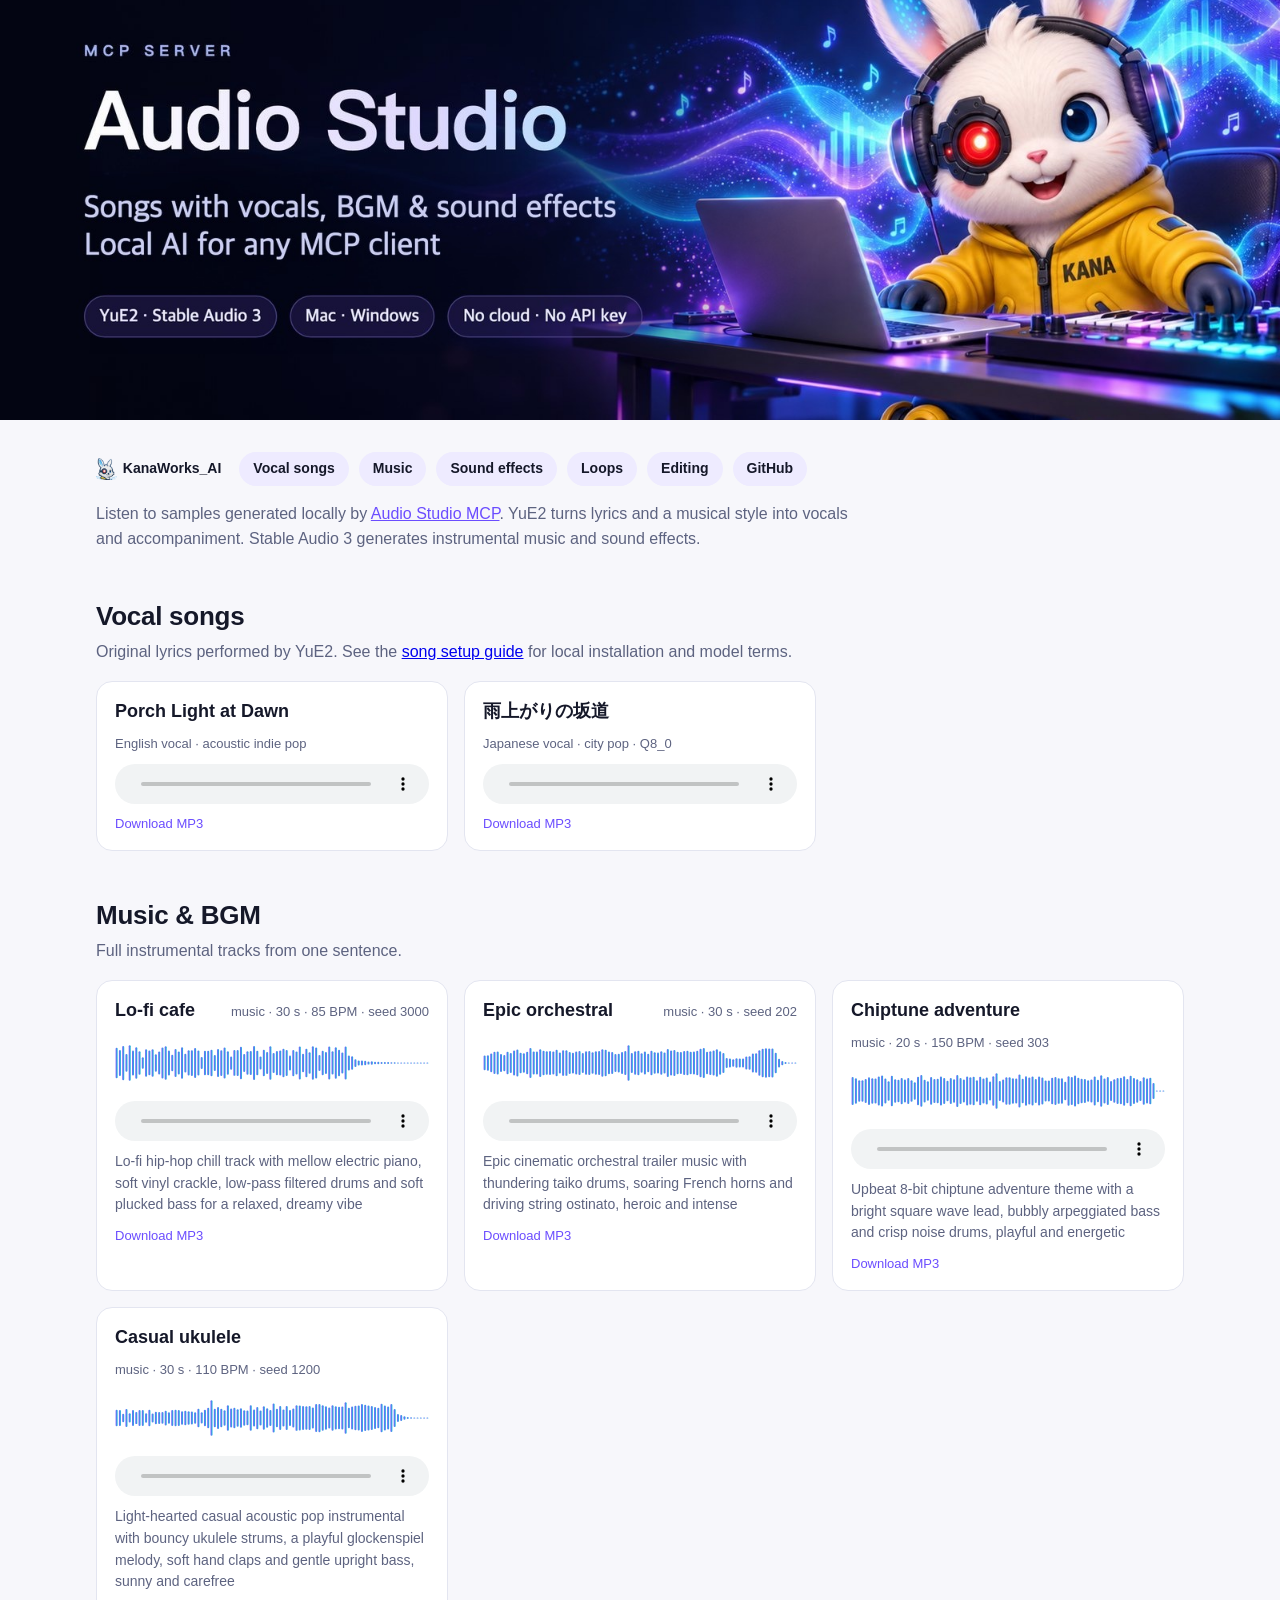
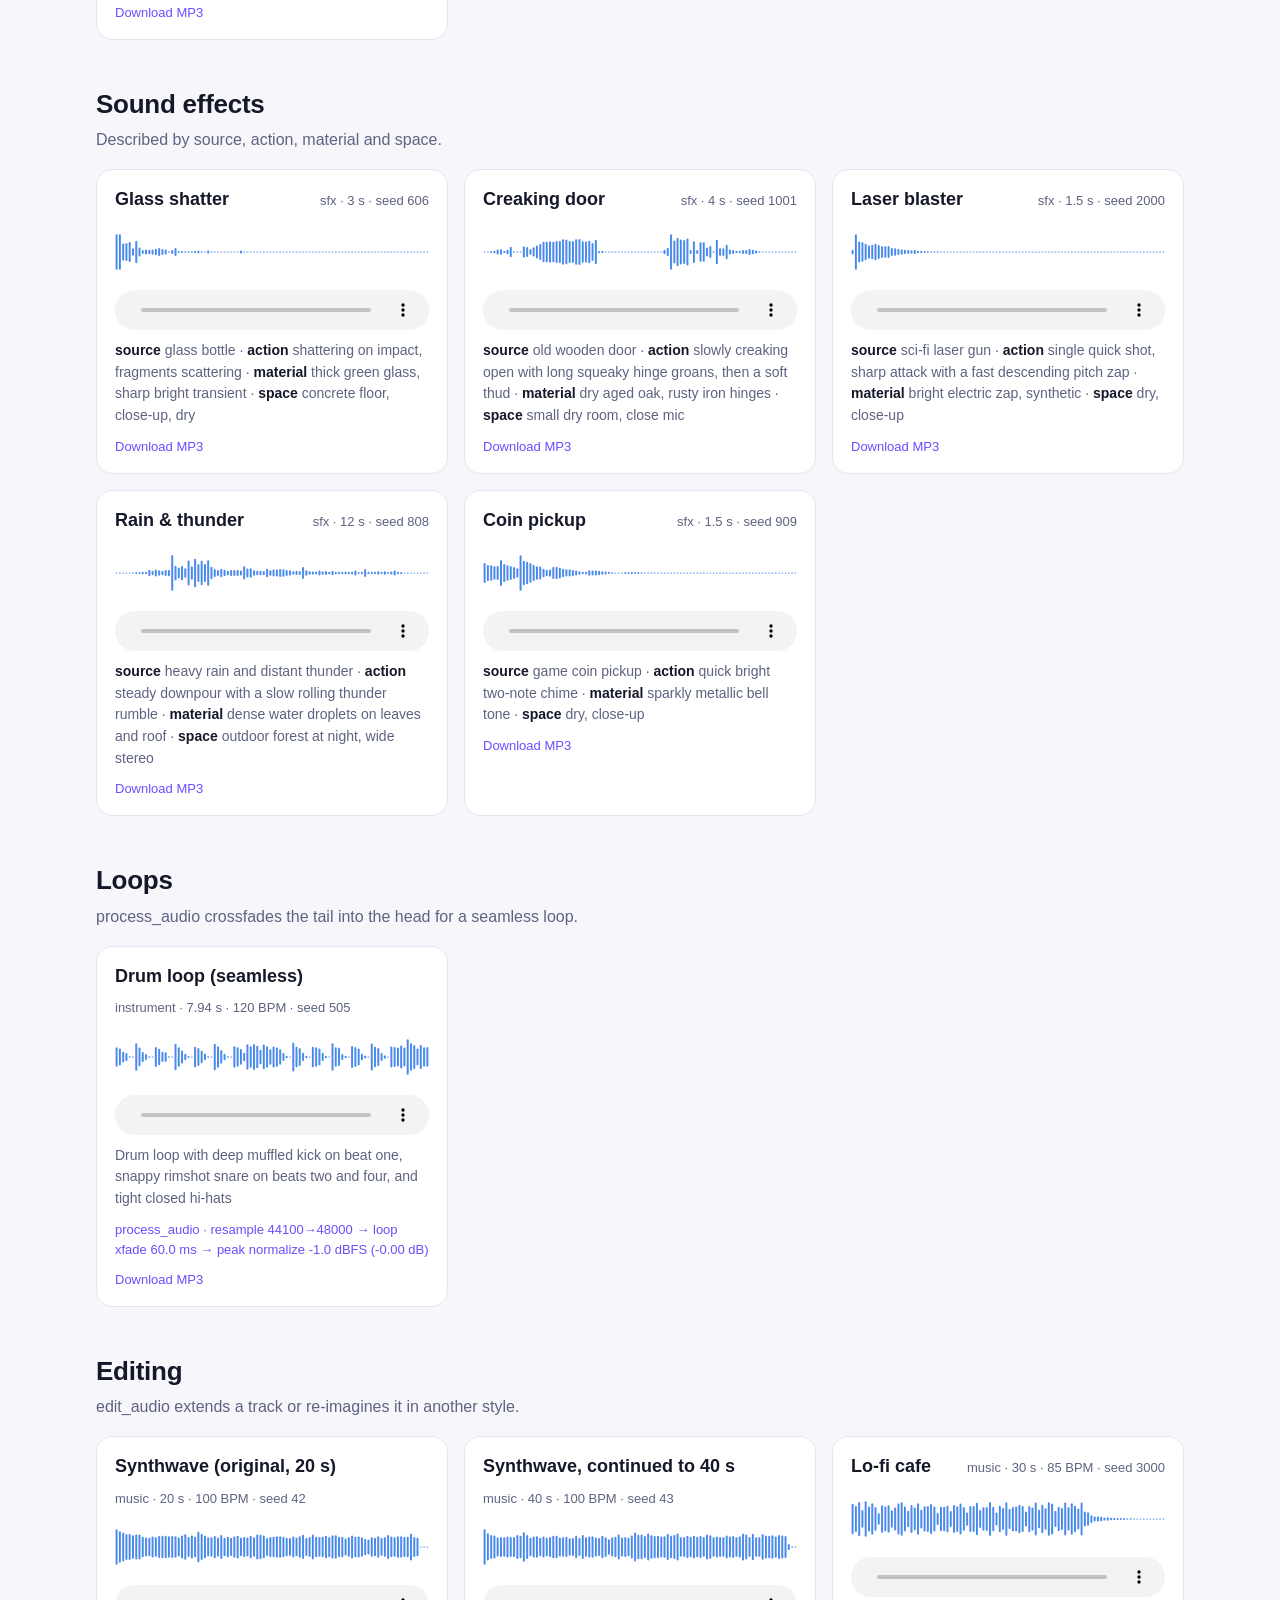
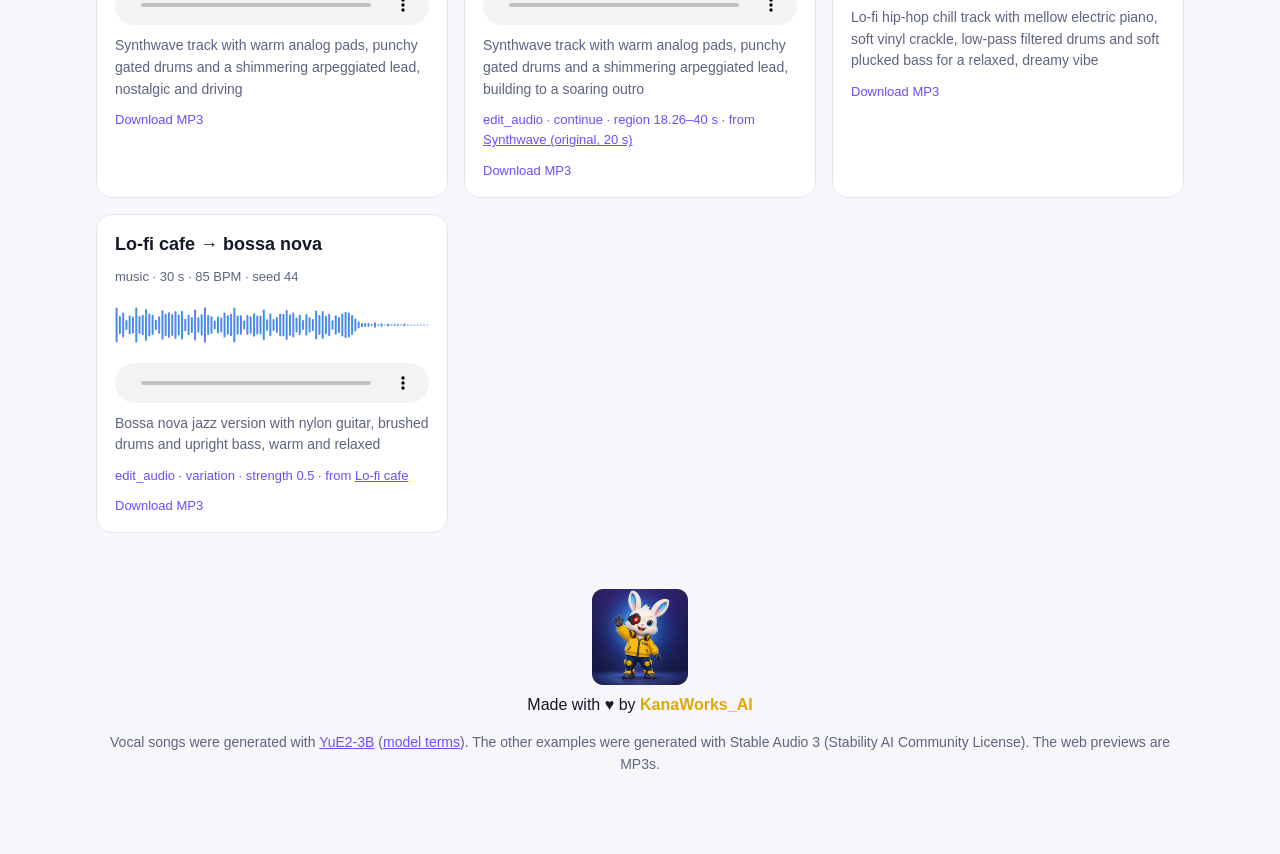
<file: docs/index.html>
<!doctype html><html lang="en"><head><meta charset="utf-8"><meta name="viewport" content="width=device-width,initial-scale=1">
<title>Audio Studio MCP · Samples</title>
<meta name="description" content="Listen to vocal songs, instrumental music and sound effects generated locally by Audio Studio MCP.">
<meta property="og:image" content="https://kanaworksai-hue.github.io/audio-studio-mcp/assets/social-preview.jpg">
<link rel="icon" href="brand/favicon.png">
<style>
:root{--bg:#f7f7fb;--card:#fff;--fg:#151829;--muted:#5d6380;--line:#e3e5f0;--accent:#6b4dff;--chip:#eeebff}
@media (prefers-color-scheme:dark){:root{--bg:#0a0c18;--card:#131731;--fg:#eceefb;--muted:#9aa0c3;--line:#262b4a;--accent:#9d88ff;--chip:#1f2148}}
*{box-sizing:border-box} body{margin:0;background:var(--bg);color:var(--fg);font:16px/1.55 -apple-system,BlinkMacSystemFont,"Segoe UI",Roboto,"PingFang SC","Hiragino Sans",sans-serif}
.hero img{display:block;width:100%;max-height:420px;object-fit:cover}
main{max-width:1120px;margin:0 auto;padding:24px 16px 64px}
nav{display:flex;gap:10px;flex-wrap:wrap;margin:8px 0 8px} nav a.brand{display:inline-flex;align-items:center;gap:6px;background:none;padding:6px 8px 6px 0} nav a.brand img{height:22px}
nav a{padding:6px 14px;border-radius:999px;background:var(--chip);color:var(--fg);text-decoration:none;font-weight:600;font-size:14px}
.intro{color:var(--muted);max-width:760px;overflow-wrap:anywhere} .intro a{color:var(--accent)}
h2{margin:44px 0 4px;font-size:26px;letter-spacing:-.01em} .lead{margin:0 0 16px;color:var(--muted)}
.grid{display:grid;grid-template-columns:repeat(auto-fill,minmax(min(100%,320px),1fr));gap:16px}
.card{background:var(--card);border:1px solid var(--line);border-radius:16px;padding:16px 18px;display:flex;flex-direction:column;gap:10px;scroll-margin-top:16px}
.card:target{outline:2px solid var(--accent)}
.card header{display:flex;justify-content:space-between;align-items:baseline;gap:8px;flex-wrap:wrap}
h3{margin:0;font-size:18px} .meta{font-size:13px;color:var(--muted)}
.wave{width:100%;height:56px} audio{width:100%;height:40px}
.prompt{margin:0;font-size:14px;color:var(--muted)} .prompt b{color:var(--fg);font-weight:600}
.edit{font-size:13px;color:var(--accent)} .edit a{color:inherit}
.dl{font-size:13px;color:var(--accent);text-decoration:none;align-self:flex-start}
footer{margin-top:56px;color:var(--muted);font-size:14px;text-align:center} .made{display:inline-flex;flex-direction:column;align-items:center;gap:8px;text-decoration:none;color:var(--fg);font-size:16px} .made b{color:#e0a800} footer a{color:var(--accent)}
</style></head><body>
<div class="hero"><img src="assets/banner-en.jpg" alt="Audio Studio MCP: songs with vocals, BGM and sound effects generated locally for MCP clients"></div>
<main><nav><a class="brand" href="https://github.com/kanaworksai-hue"><img src="brand/kanaworks-mark.png" alt="">KanaWorks_AI</a><a href="#songs">Vocal songs</a><a href="#music">Music</a><a href="#sfx">Sound effects</a><a href="#loop">Loops</a><a href="#edit">Editing</a><a href="https://github.com/kanaworksai-hue/audio-studio-mcp">GitHub</a></nav>
<p class="intro">Listen to samples generated locally by <a href="https://github.com/kanaworksai-hue/audio-studio-mcp">Audio Studio MCP</a>. YuE2 turns lyrics and a musical style into vocals and accompaniment. Stable Audio 3 generates instrumental music and sound effects.</p>
<section id="songs">
  <h2>Vocal songs</h2>
  <p class="lead">Original lyrics performed by YuE2. See the <a href="https://github.com/kanaworksai-hue/audio-studio-mcp/blob/main/docs/song-generation.md">song setup guide</a> for local installation and model terms.</p>
  <div class="grid">
    <article class="card" id="porch_light_at_dawn">
      <header><h3>Porch Light at Dawn</h3><span class="meta">English vocal · acoustic indie pop</span></header>
      <audio controls preload="none" src="samples/porch_light_at_dawn.mp3" aria-label="Listen to Porch Light at Dawn"></audio>
      <a class="dl" href="samples/porch_light_at_dawn.mp3" download>Download MP3</a>
    </article>
    <article class="card" id="ameagari_no_sakamichi">
      <header><h3 lang="ja">雨上がりの坂道</h3><span class="meta">Japanese vocal · city pop · Q8_0</span></header>
      <audio controls preload="none" src="samples/ameagari_no_sakamichi.mp3" aria-label="Listen to Ameagari no Sakamichi"></audio>
      <a class="dl" href="samples/ameagari_no_sakamichi.mp3" download>Download MP3</a>
    </article>
  </div>
</section>
<section id="music"><h2>Music &amp; BGM</h2><p class="lead">Full instrumental tracks from one sentence.</p><div class="grid"><article class="card" id="lofi_cafe"><header><h3>Lo-fi cafe</h3><span class="meta">music · 30 s · 85 BPM · seed 3000</span></header>
<img class="wave" src="samples/lofi_cafe.svg" alt="" loading="lazy"><audio controls preload="none" src="samples/lofi_cafe.mp3"></audio>
<p class="prompt">Lo-fi hip-hop chill track with mellow electric piano, soft vinyl crackle, low-pass filtered drums and soft plucked bass for a relaxed, dreamy vibe</p><a class="dl" href="samples/lofi_cafe.mp3" download>Download MP3</a></article><article class="card" id="epic_orchestral"><header><h3>Epic orchestral</h3><span class="meta">music · 30 s · seed 202</span></header>
<img class="wave" src="samples/epic_orchestral.svg" alt="" loading="lazy"><audio controls preload="none" src="samples/epic_orchestral.mp3"></audio>
<p class="prompt">Epic cinematic orchestral trailer music with thundering taiko drums, soaring French horns and driving string ostinato, heroic and intense</p><a class="dl" href="samples/epic_orchestral.mp3" download>Download MP3</a></article><article class="card" id="chiptune_adventure"><header><h3>Chiptune adventure</h3><span class="meta">music · 20 s · 150 BPM · seed 303</span></header>
<img class="wave" src="samples/chiptune_adventure.svg" alt="" loading="lazy"><audio controls preload="none" src="samples/chiptune_adventure.mp3"></audio>
<p class="prompt">Upbeat 8-bit chiptune adventure theme with a bright square wave lead, bubbly arpeggiated bass and crisp noise drums, playful and energetic</p><a class="dl" href="samples/chiptune_adventure.mp3" download>Download MP3</a></article><article class="card" id="casual_ukulele"><header><h3>Casual ukulele</h3><span class="meta">music · 30 s · 110 BPM · seed 1200</span></header>
<img class="wave" src="samples/casual_ukulele.svg" alt="" loading="lazy"><audio controls preload="none" src="samples/casual_ukulele.mp3"></audio>
<p class="prompt">Light-hearted casual acoustic pop instrumental with bouncy ukulele strums, a playful glockenspiel melody, soft hand claps and gentle upright bass, sunny and carefree</p><a class="dl" href="samples/casual_ukulele.mp3" download>Download MP3</a></article></div></section><section id="sfx"><h2>Sound effects</h2><p class="lead">Described by source, action, material and space.</p><div class="grid"><article class="card" id="glass_shatter"><header><h3>Glass shatter</h3><span class="meta">sfx · 3 s · seed 606</span></header>
<img class="wave" src="samples/glass_shatter.svg" alt="" loading="lazy"><audio controls preload="none" src="samples/glass_shatter.mp3"></audio>
<p class="prompt"><b>source</b> glass bottle · <b>action</b> shattering on impact, fragments scattering · <b>material</b> thick green glass, sharp bright transient · <b>space</b> concrete floor, close-up, dry</p><a class="dl" href="samples/glass_shatter.mp3" download>Download MP3</a></article><article class="card" id="door_creak"><header><h3>Creaking door</h3><span class="meta">sfx · 4 s · seed 1001</span></header>
<img class="wave" src="samples/door_creak.svg" alt="" loading="lazy"><audio controls preload="none" src="samples/door_creak.mp3"></audio>
<p class="prompt"><b>source</b> old wooden door · <b>action</b> slowly creaking open with long squeaky hinge groans, then a soft thud · <b>material</b> dry aged oak, rusty iron hinges · <b>space</b> small dry room, close mic</p><a class="dl" href="samples/door_creak.mp3" download>Download MP3</a></article><article class="card" id="laser_blaster"><header><h3>Laser blaster</h3><span class="meta">sfx · 1.5 s · seed 2000</span></header>
<img class="wave" src="samples/laser_blaster.svg" alt="" loading="lazy"><audio controls preload="none" src="samples/laser_blaster.mp3"></audio>
<p class="prompt"><b>source</b> sci-fi laser gun · <b>action</b> single quick shot, sharp attack with a fast descending pitch zap · <b>material</b> bright electric zap, synthetic · <b>space</b> dry, close-up</p><a class="dl" href="samples/laser_blaster.mp3" download>Download MP3</a></article><article class="card" id="rain_thunder"><header><h3>Rain &amp; thunder</h3><span class="meta">sfx · 12 s · seed 808</span></header>
<img class="wave" src="samples/rain_thunder.svg" alt="" loading="lazy"><audio controls preload="none" src="samples/rain_thunder.mp3"></audio>
<p class="prompt"><b>source</b> heavy rain and distant thunder · <b>action</b> steady downpour with a slow rolling thunder rumble · <b>material</b> dense water droplets on leaves and roof · <b>space</b> outdoor forest at night, wide stereo</p><a class="dl" href="samples/rain_thunder.mp3" download>Download MP3</a></article><article class="card" id="coin_pickup"><header><h3>Coin pickup</h3><span class="meta">sfx · 1.5 s · seed 909</span></header>
<img class="wave" src="samples/coin_pickup.svg" alt="" loading="lazy"><audio controls preload="none" src="samples/coin_pickup.mp3"></audio>
<p class="prompt"><b>source</b> game coin pickup · <b>action</b> quick bright two-note chime · <b>material</b> sparkly metallic bell tone · <b>space</b> dry, close-up</p><a class="dl" href="samples/coin_pickup.mp3" download>Download MP3</a></article></div></section><section id="loop"><h2>Loops</h2><p class="lead">process_audio crossfades the tail into the head for a seamless loop.</p><div class="grid"><article class="card" id="drum_loop_seamless"><header><h3>Drum loop (seamless)</h3><span class="meta">instrument · 7.94 s · 120 BPM · seed 505</span></header>
<img class="wave" src="samples/drum_loop_seamless.svg" alt="" loading="lazy"><audio controls preload="none" src="samples/drum_loop_seamless.mp3"></audio>
<p class="prompt">Drum loop with deep muffled kick on beat one, snappy rimshot snare on beats two and four, and tight closed hi-hats</p><div class="edit">process_audio · resample 44100→48000 → loop xfade 60.0 ms → peak normalize -1.0 dBFS (-0.00 dB)</div><a class="dl" href="samples/drum_loop_seamless.mp3" download>Download MP3</a></article></div></section><section id="edit"><h2>Editing</h2><p class="lead">edit_audio extends a track or re-imagines it in another style.</p><div class="grid"><article class="card" id="synthwave_drive"><header><h3>Synthwave (original, 20 s)</h3><span class="meta">music · 20 s · 100 BPM · seed 42</span></header>
<img class="wave" src="samples/synthwave_drive.svg" alt="" loading="lazy"><audio controls preload="none" src="samples/synthwave_drive.mp3"></audio>
<p class="prompt">Synthwave track with warm analog pads, punchy gated drums and a shimmering arpeggiated lead, nostalgic and driving</p><a class="dl" href="samples/synthwave_drive.mp3" download>Download MP3</a></article><article class="card" id="synthwave_drive_extended"><header><h3>Synthwave, continued to 40 s</h3><span class="meta">music · 40 s · 100 BPM · seed 43</span></header>
<img class="wave" src="samples/synthwave_drive_extended.svg" alt="" loading="lazy"><audio controls preload="none" src="samples/synthwave_drive_extended.mp3"></audio>
<p class="prompt">Synthwave track with warm analog pads, punchy gated drums and a shimmering arpeggiated lead, building to a soaring outro</p><div class="edit">edit_audio · continue · region 18.26–40 s · from <a href="#synthwave_drive">Synthwave (original, 20 s)</a></div><a class="dl" href="samples/synthwave_drive_extended.mp3" download>Download MP3</a></article><article class="card" id="lofi_cafe-again"><header><h3>Lo-fi cafe</h3><span class="meta">music · 30 s · 85 BPM · seed 3000</span></header>
<img class="wave" src="samples/lofi_cafe.svg" alt="" loading="lazy"><audio controls preload="none" src="samples/lofi_cafe.mp3"></audio>
<p class="prompt">Lo-fi hip-hop chill track with mellow electric piano, soft vinyl crackle, low-pass filtered drums and soft plucked bass for a relaxed, dreamy vibe</p><a class="dl" href="samples/lofi_cafe.mp3" download>Download MP3</a></article><article class="card" id="lofi_cafe_bossa"><header><h3>Lo-fi cafe → bossa nova</h3><span class="meta">music · 30 s · 85 BPM · seed 44</span></header>
<img class="wave" src="samples/lofi_cafe_bossa.svg" alt="" loading="lazy"><audio controls preload="none" src="samples/lofi_cafe_bossa.mp3"></audio>
<p class="prompt">Bossa nova jazz version with nylon guitar, brushed drums and upright bass, warm and relaxed</p><div class="edit">edit_audio · variation · strength 0.5 · from <a href="#lofi_cafe">Lo-fi cafe</a></div><a class="dl" href="samples/lofi_cafe_bossa.mp3" download>Download MP3</a></article></div></section>
<footer><a class="made" href="https://x.com/KanaWorks_AI"><img src="brand/kana-wave.png" alt="Kana, the KanaWorks_AI mascot, waving" width="96" height="96"><span>Made with ♥ by <b>KanaWorks_AI</b></span></a><p>Vocal songs were generated with <a href="https://huggingface.co/m-a-p/YuE2-3B">YuE2-3B</a> (<a href="https://github.com/multimodal-art-projection/YuE/blob/1116bea76032bee5668e5f097294d082fa0b84f0/MODEL_LICENSE">model terms</a>). The other examples were generated with Stable Audio 3 (Stability AI Community License). The web previews are MP3s.</p></footer>
</main></body></html>
</file>
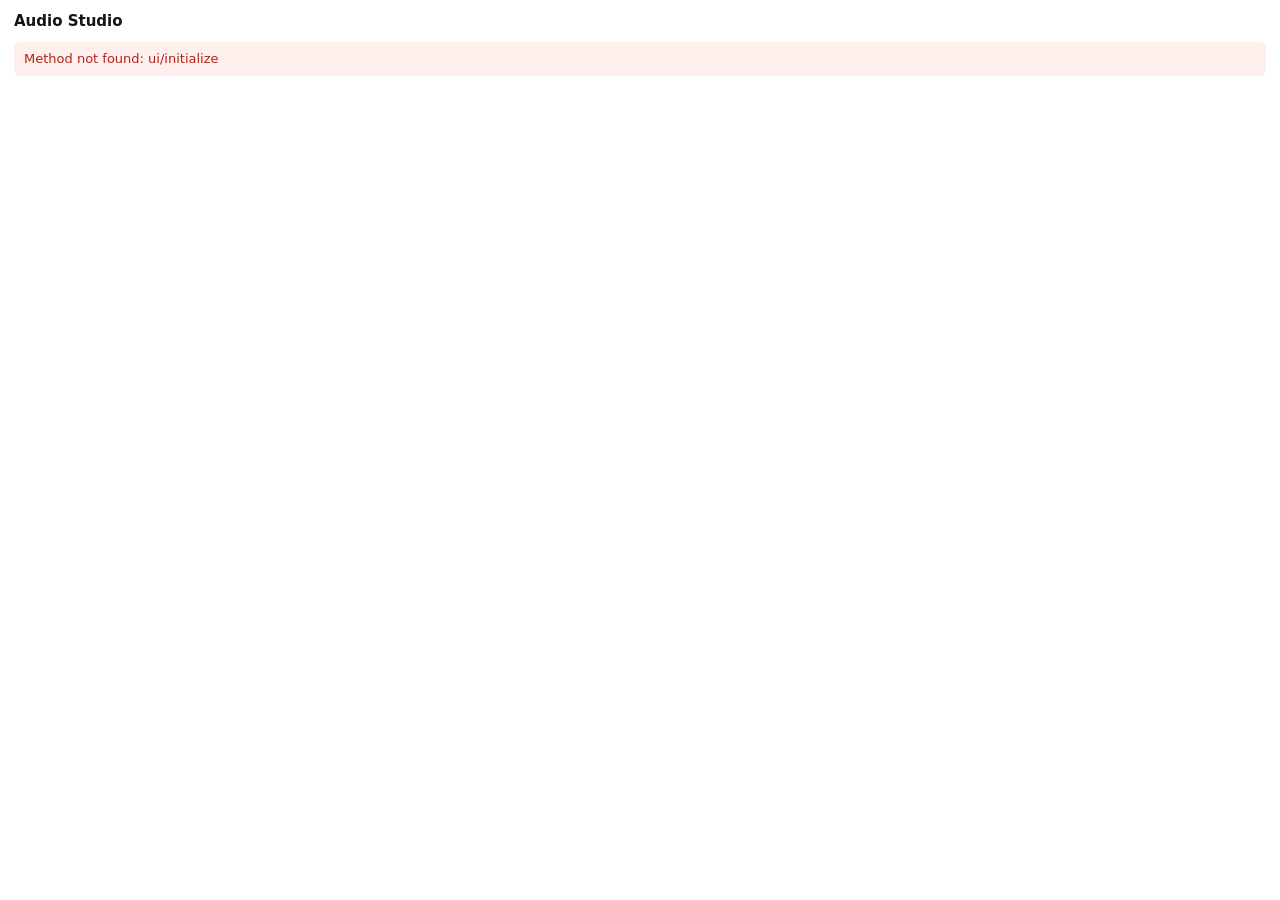
<file: src/audio_studio_mcp/static/player.html>
<!doctype html>
<!-- In-chat player (MCP Apps). Served by chat_player.py as ui://audio-studio/player.html
     with wave.js and the export presets inlined: the sandboxed iframe can load nothing
     else. Talks to the host over postMessage JSON-RPC (ext-apps 2026-01-26). -->
<html lang="en">
<head>
<meta charset="utf-8">
<meta name="viewport" content="width=device-width, initial-scale=1">
<title>Audio Studio</title>
<style>
/* The web UI's "framed sheet" tokens (app.css): neutral greys, Kana's hoodie
   yellow as the one hue (current take's action, played waveform, playing row).
   The host draws the frame and the background; the card itself is transparent. */
:root {
  --surface-2: #f3f4f5; --active: #e8e9eb; --rule: #e6e8eb;
  --border-strong: #b9bdc3; --text: #131416; --muted: #5b5e63;
  --ink-btn: #131416; --ink-btn-text: #ffffff;
  --brand: #f5b301; --brand-hover: #ffc21f; --brand-edge: #d39a00; --brand-text: #131416; --focus: #131416;
  --danger: #b42318; --danger-soft: #fff0ee; --ok: #1e7b4f;
  --wave: #8b9097; --wave-played: #9a6c00; --track-bg: #f3f4f5;
  --radius: 10px; --radius-sm: 6px;
  color-scheme: light;
}
:root[data-theme="dark"] {
  --surface-2: #2a2a2f; --active: #34343a; --rule: #34343a;
  --border-strong: #55555c; --text: #f2f2f3; --muted: #b8b8bf;
  --ink-btn: #f2f2f3; --ink-btn-text: #131416;
  --brand: #ffc23d; --brand-hover: #ffd068; --brand-edge: #ffc23d; --brand-text: #131416; --focus: #ffc23d;
  --danger: #ff8f84; --danger-soft: #3a1c1c; --ok: #5cc38a;
  --wave: #8a8d94; --wave-played: #ffc23d; --track-bg: #1c1c1f;
  color-scheme: dark;
}
* { box-sizing: border-box; }
[hidden] { display: none !important; }
html { height: max-content; }
body {
  margin: 0; background: transparent; color: var(--text);
  font: 14px/1.45 var(--font-sans, "IBM Plex Sans", system-ui, -apple-system, "Segoe UI", "Hiragino Sans", "Noto Sans CJK JP", "Microsoft YaHei", sans-serif);
  -webkit-font-smoothing: antialiased;
}
:lang(ja) { word-break: auto-phrase; }
.card { padding: 12px 14px 10px; }
button { font: inherit; color: inherit; }
:focus-visible { outline: 2px solid var(--focus); outline-offset: 2px; }

.head { display: flex; gap: 12px; align-items: flex-start; }
.titles { flex: 1; min-width: 0; }
h1 { font-size: 15px; font-weight: 600; margin: 0; line-height: 1.3; overflow-wrap: anywhere; text-wrap: pretty; }
.sub { margin: 2px 0 0; padding: 0; border: 0; background: none; text-align: left; cursor: pointer; width: 100%;
  color: var(--muted); font-size: 13px; overflow-wrap: anywhere;
  display: -webkit-box; -webkit-line-clamp: 2; -webkit-box-orient: vertical; overflow: hidden; text-wrap: pretty; }
.sub[aria-expanded="true"] { -webkit-line-clamp: unset; }
.facts { margin: 4px 0 0; color: var(--muted); font-size: 12px; font-variant-numeric: tabular-nums; }
.head-tools { display: flex; gap: 6px; flex-shrink: 0; }

.btn {
  display: inline-flex; align-items: center; gap: 6px; height: 30px; padding: 0 11px; border-radius: var(--radius-sm);
  border: 1px solid var(--border-strong); background: transparent; cursor: pointer; white-space: nowrap; font-size: 13px;
}
.btn:hover:not(:disabled) { background: var(--surface-2); }
.btn:disabled, .btn[aria-disabled="true"] { opacity: .55; cursor: default; }
.btn.toggle[aria-pressed="true"] { background: var(--active); border-color: var(--text); }
.btn svg { width: 14px; height: 14px; flex-shrink: 0; }
/* "Use this": outlined; filled with Kana yellow only on the take you are listening to */
.row.current .keep:not([aria-pressed="true"]) { background: var(--brand); border-color: var(--brand-edge); color: var(--brand-text); font-weight: 600; }
.row.current .keep:not([aria-pressed="true"]):hover { background: var(--brand-hover); }
.keep[aria-pressed="true"] { border-color: var(--text); font-weight: 600; }

.status { margin: 10px 0 0; font-size: 13px; color: var(--muted); display: flex; align-items: center; gap: 8px; }
.status:empty { display: none; }
.status.error { color: var(--danger); background: var(--danger-soft); padding: 8px 10px; border-radius: var(--radius-sm); }
.spinner { width: 14px; height: 14px; border-radius: 50%; border: 2px solid var(--border-strong); border-top-color: var(--brand);
  animation: spin .9s linear infinite; flex-shrink: 0; display: inline-block; vertical-align: -2px; }
@keyframes spin { to { transform: rotate(360deg); } }
@media (prefers-reduced-motion: reduce) { .spinner { animation-duration: 3s; } }
.elapsed { font-variant-numeric: tabular-nums; }

/* one column grid shared by every row (subgrid), so the waveforms line up */
.rows { list-style: none; margin: 10px 0 0; padding: 0; display: grid; column-gap: 10px;
  grid-template-columns: 36px fit-content(200px) minmax(0, 1fr) max-content max-content; }
.row {
  grid-column: 1 / -1; display: grid; grid-template-columns: subgrid; align-items: center;
  row-gap: 4px; padding: 8px 4px 8px 6px; border-top: 1px solid var(--rule); position: relative;
}
.row:first-child { border-top: 0; }
.row::before { content: ""; position: absolute; left: -10px; top: 8px; bottom: 8px; width: 3px; border-radius: 2px; background: transparent; }
.row.current::before { background: var(--brand); }
.play {
  width: 32px; height: 32px; border-radius: 50%; border: 0; background: var(--ink-btn); color: var(--ink-btn-text);
  display: grid; place-items: center; cursor: pointer; padding: 0;
}
.play.playing { background: var(--brand); color: var(--brand-text); }
.play:disabled { background: var(--active); color: var(--muted); cursor: progress; }
.play svg { width: 14px; height: 14px; }
.label { display: flex; flex-direction: column; min-width: 0; line-height: 1.25; }
.label b { font-weight: 600; font-size: 13px; white-space: nowrap; overflow: hidden; text-overflow: ellipsis; }
.label small { color: var(--muted); font-size: 12px; font-variant-numeric: tabular-nums; white-space: nowrap; overflow: hidden; text-overflow: ellipsis; }
.label kbd { font: inherit; font-size: 11px; color: var(--muted); border: 1px solid var(--border-strong); border-radius: 4px;
  padding: 0 4px; margin-left: 6px; font-weight: 500; vertical-align: 1px; }
.track { height: 40px; border-radius: var(--radius-sm); background: var(--track-bg); cursor: pointer; position: relative; touch-action: none; }
.track canvas { width: 100%; height: 100%; display: block; }
.track .seam { position: absolute; top: 0; bottom: 0; right: 0; width: 2px; background: var(--brand); opacity: 0; }
.loop-on .track .seam { opacity: .9; }
.row.pending .track { background: repeating-linear-gradient(90deg, var(--track-bg) 0 6px, var(--surface-2) 6px 12px); }
.time { color: var(--muted); font-size: 12px; font-variant-numeric: tabular-nums; white-space: nowrap; min-width: 74px; text-align: right; }
.actions { display: flex; gap: 6px; justify-content: flex-end; }
.note { grid-column: 3 / -1; font-size: 12px; color: var(--muted); overflow-wrap: anywhere; user-select: text; }
.note > * + * { margin-left: 6px; }
.note:empty { display: none; }
.note.ok { color: var(--ok); }
.note.error { color: var(--danger); }
.note code { font: 12px/1.4 var(--font-mono, ui-monospace, SFMono-Regular, Menlo, monospace); color: var(--text); }

.panel { grid-column: 2 / -1; margin: 2px 0 2px; }
.panel-title { font-size: 12px; color: var(--muted); margin: 0 0 6px; }
.presets { display: grid; grid-template-columns: repeat(auto-fit, minmax(150px, 1fr)); gap: 6px; }
.preset {
  text-align: left; border: 1px solid var(--border-strong); background: transparent; border-radius: var(--radius-sm);
  padding: 7px 9px; cursor: pointer; display: flex; flex-direction: column; gap: 2px;
}
.preset:hover { background: var(--surface-2); }
.preset.rec { border-color: var(--brand-edge); box-shadow: inset 0 0 0 1px var(--brand-edge); }
.preset b { font-weight: 600; font-size: 13px; display: flex; align-items: center; gap: 6px; flex-wrap: wrap; }
.preset small { color: var(--muted); font-size: 12px; line-height: 1.35; text-wrap: pretty; }
.preset .spec { font-variant-numeric: tabular-nums; }
.tag { font-weight: 600; font-size: 11px; padding: 1px 6px; border-radius: 999px; background: var(--brand); color: var(--brand-text); }

.foot { display: flex; align-items: center; gap: 10px; margin-top: 8px; padding-top: 10px; border-top: 1px solid var(--rule); flex-wrap: wrap; }
.foot:empty { display: none; }
.progress { color: var(--muted); font-size: 13px; display: inline-flex; gap: 6px; align-items: center; }
.hint { color: var(--muted); font-size: 12px; margin-left: auto; }
.paths { margin: 6px 0 0; padding-left: 18px; font-size: 12px; overflow-wrap: anywhere; user-select: text; }

@media (max-width: 620px) {
  .rows { grid-template-columns: 36px minmax(0, 1fr) max-content; }
  .track { grid-column: 1 / -1; grid-row: 2; }
  .time { grid-column: 3; grid-row: 1; }
  .actions { grid-column: 1 / -1; grid-row: 3; justify-content: flex-start; }
  .note, .panel { grid-column: 1 / -1; }
  .hint { margin-left: 0; flex-basis: 100%; }
}
@media (max-width: 480px) {
  .head { flex-direction: column; gap: 8px; }
  .presets { grid-template-columns: 1fr; }
}
</style>
</head>
<body>
<main class="card" id="app">
  <header class="head">
    <div class="titles">
      <h1 id="title"></h1>
      <button class="sub" id="sub" type="button" aria-expanded="false" hidden></button>
      <p class="facts" id="facts" hidden></p>
    </div>
    <div class="head-tools" id="head-tools" hidden>
      <button class="btn toggle" id="loop" type="button" aria-pressed="false"></button>
      <button class="btn" id="seam" type="button" hidden></button>
    </div>
  </header>
  <div class="status" id="status" role="status" aria-live="polite"></div>
  <button class="btn" id="song-cancel" type="button" hidden></button>
  <ol class="rows" id="rows"></ol>
  <footer class="foot" id="foot"></footer>
</main>

<script>
/*@WAVE_JS@*/
</script>
<script>
"use strict";
const PRESETS = /*@PRESETS@*/null;
const PRESET_ORDER = ["game_sfx", "game_loop", "video_bgm", "original"];
const DECODED_BUDGET_SEC = 900;  // decoded audio kept at once (~300 MB stereo); the rest is re-decoded on play

// ── strings (English, Japanese, Simplified Chinese; the web UI's wording) ──
const STRINGS = {
  en: {
    "type.song": "Song",
    "song.limit": "Reached the maximum length",
    "song.cancel": "Cancel song",
    "song.pollHint": "Check job {id} with song_status.",
    "song.phase.queued": "Waiting in queue",
    "song.phase.waiting_gpu": "Waiting for the GPU",
    "song.phase.checking": "Checking resources",
    "song.phase.loading": "Loading YuE2",
    "song.phase.planning": "Planning the song",
    "song.phase.lyrics": "Generating the song structure",
    "song.phase.synthesis": "Synthesizing vocals and music",
    "song.phase.decoding": "Decoding audio",
    "song.phase.saving": "Saving the WAV",
    "song.phase.cancelling": "Cancelling",
    "work.generate": "Generating on this computer…", "work.edit": "Editing on this computer…",
    "work.process": "Exporting…", "loading": "Loading audio…", "row.loading": "Loading…",
    "type.music": "Music", "type.instrument": "Instrument loop", "type.sfx": "Sound effect", "type.raw": "Audio",
    "mode.variation": "Variation", "mode.inpaint": "Replaced part", "mode.continue": "Extended", "kind.process": "Export",
    "cand.label": "Version {n}", "cand.single": "Result", "cand.seed": "seed {seed}", "cand.original": "Before edit",
    "cand.export": "Export", "versions": "{n} versions",
    "play": "Play", "pause": "Pause", "position": "Playback position",
    "loop": "Loop", "seam": "Hear the seam",
    "seam.title": "Turns loop on and plays the last 3 s into the start, so you can check the loop point",
    "keep": "Use this", "kept": "Chosen", "keep.title": "Tell the assistant you picked this one",
    "keep.aria": "Use {name}", "export.aria": "Export {name}",
    "keep.msg": "I'll use {label} ({seed}): {path}", "keep.msgNoSeed": "I'll use {label}: {path}",
    "keep.noted": "Noted. The assistant will see your choice with your next message.",
    "keep.manual": "Tell the assistant: {text}",
    "export": "Export", "export.title": "Export for…", "export.rec": "Recommended",
    "exporting": "Exporting…", "exported": "Saved", "export.failed": "Export failed: {msg}",
    "more": "2 more versions", "more.title": "Same prompt, new seeds", "more.working": "Making 2 more versions on this computer…",
    "more.failed": "Could not make more versions: {msg}",
    "hint": "Space play · 1–{n} compare at the same spot · L loop",
    "hint0": "Space play · 1–{n} compare at the same spot · 0 before edit · L loop",
    "hint1": "Space play · ←/→ seek · L loop",
    "load.failed": "Could not load this audio: {msg}",
    "noTools": "This client cannot send audio to the player. The files are:",
    "error": "The tool reported an error:", "cancelled": "Cancelled.",
    "preset.game_sfx": "Game sound effect", "preset.game_loop": "Game music loop", "preset.video_bgm": "Video / YouTube",
    "preset.original": "Plain WAV",
    "preset.game_sfxDesc": "Silence trimmed and mono, ready for Unity, Godot or Unreal.",
    "preset.game_loopDesc": "Loops seamlessly in Unity, Godot or Unreal (turn looping on there).",
    "preset.video_bgmDesc": "YouTube loudness with a short fade in and out, for video editors.",
    "preset.originalDesc": "Same sound, saved as WAV. Only clipping peaks are tamed.",
    "preset.game_sfxSpec": "OGG 48 kHz · peak −1 dB", "preset.game_loopSpec": "OGG 48 kHz · −16 LUFS",
    "preset.video_bgmSpec": "WAV 48 kHz · −14 LUFS", "preset.originalSpec": "WAV 24-bit · original rate",
  },
  ja: {
    "type.song": "楽曲",
    "song.limit": "長さの上限に到達",
    "song.cancel": "生成をキャンセル",
    "song.pollHint": "song_status でジョブ {id} の進み具合を確認できます。",
    "song.phase.queued": "順番待ち",
    "song.phase.waiting_gpu": "GPU の空き待ち",
    "song.phase.checking": "空きメモリを確認中",
    "song.phase.loading": "YuE2 を読み込み中",
    "song.phase.planning": "楽曲を構想中",
    "song.phase.lyrics": "曲の構成を生成中",
    "song.phase.synthesis": "歌声と伴奏を合成中",
    "song.phase.decoding": "音声をデコード中",
    "song.phase.saving": "WAV を保存中",
    "song.phase.cancelling": "キャンセル中",
    "work.generate": "このパソコンで生成しています…", "work.edit": "このパソコンで編集しています…",
    "work.process": "書き出しています…", "loading": "音声を読み込み中…", "row.loading": "読み込み中…",
    "type.music": "音楽", "type.instrument": "楽器ソロ／ループ", "type.sfx": "効果音", "type.raw": "音声",
    "mode.variation": "バリエーション", "mode.inpaint": "一部差し替え", "mode.continue": "延長", "kind.process": "書き出し",
    "cand.label": "バージョン {n}", "cand.single": "結果", "cand.seed": "シード {seed}", "cand.original": "編集前",
    "cand.export": "書き出し", "versions": "{n} バージョン",
    "play": "再生", "pause": "一時停止", "position": "再生位置",
    "loop": "ループ", "seam": "つなぎ目を聴く",
    "seam.title": "ループをオンにして、終わりの 3 秒から頭へ戻るところを聴きます",
    "keep": "これを使う", "kept": "選択済み", "keep.title": "これに決めたことを AI に伝えます",
    "keep.aria": "{name}を使う", "export.aria": "{name}を書き出す",
    "keep.msg": "{label}（{seed}）を使います: {path}", "keep.msgNoSeed": "{label}を使います: {path}",
    "keep.noted": "記録しました。次のメッセージを送ると AI に伝わります。",
    "keep.manual": "AI にこう伝えてください: {text}",
    "export": "書き出し", "export.title": "用途を選んで書き出し", "export.rec": "おすすめ",
    "exporting": "書き出しています…", "exported": "保存しました", "export.failed": "書き出しに失敗しました: {msg}",
    "more": "あと 2 バージョン作る", "more.title": "同じプロンプトでシードを変えて生成", "more.working": "このパソコンであと 2 バージョン作っています…",
    "more.failed": "追加で作れませんでした: {msg}",
    "hint": "Space 再生 · 1〜{n} 同じ位置で聴き比べ · L ループ",
    "hint0": "Space 再生 · 1〜{n} 同じ位置で聴き比べ · 0 編集前 · L ループ",
    "hint1": "Space 再生 · ←/→ 移動 · L ループ",
    "load.failed": "音声を読み込めませんでした: {msg}",
    "noTools": "このクライアントではプレーヤーに音声を送れません。ファイルはこちら:",
    "error": "ツールがエラーを返しました:", "cancelled": "キャンセルされました。",
    "preset.game_sfx": "ゲームの効果音", "preset.game_loop": "ゲームのループ BGM", "preset.video_bgm": "動画・YouTube",
    "preset.original": "WAV のまま",
    "preset.game_sfxDesc": "無音カット・モノラル。Unity / Godot / Unreal にそのまま使えます。",
    "preset.game_loopDesc": "Unity / Godot / Unreal で継ぎ目なくループします（エンジン側でループを有効に）。",
    "preset.video_bgmDesc": "YouTube の音量基準・短いフェードイン／アウト。動画編集向け。",
    "preset.originalDesc": "音はそのまま WAV で保存。割れそうなピークだけ抑えます。",
    "preset.game_sfxSpec": "OGG 48 kHz · ピーク −1 dB", "preset.game_loopSpec": "OGG 48 kHz · −16 LUFS",
    "preset.video_bgmSpec": "WAV 48 kHz · −14 LUFS", "preset.originalSpec": "WAV 24 bit · 元のサンプルレート",
  },
  zh: {
    "type.song": "歌曲",
    "song.limit": "已达到时长上限",
    "song.cancel": "取消歌曲",
    "song.pollHint": "可用 song_status 查看任务 {id} 的进度。",
    "song.phase.queued": "排队中",
    "song.phase.waiting_gpu": "等待 GPU",
    "song.phase.checking": "检查可用资源",
    "song.phase.loading": "加载 YuE2",
    "song.phase.planning": "规划歌曲",
    "song.phase.lyrics": "生成歌曲结构",
    "song.phase.synthesis": "合成人声和伴奏",
    "song.phase.decoding": "解码音频",
    "song.phase.saving": "保存 WAV",
    "song.phase.cancelling": "正在取消",
    "work.generate": "正在本机生成…", "work.edit": "正在本机编辑…",
    "work.process": "正在导出…", "loading": "正在加载音频…", "row.loading": "加载中…",
    "type.music": "音乐", "type.instrument": "单乐器 / 循环", "type.sfx": "音效", "type.raw": "音频",
    "mode.variation": "变体", "mode.inpaint": "替换片段", "mode.continue": "延长", "kind.process": "导出",
    "cand.label": "版本 {n}", "cand.single": "结果", "cand.seed": "种子 {seed}", "cand.original": "编辑前",
    "cand.export": "导出", "versions": "{n} 个版本",
    "play": "播放", "pause": "暂停", "position": "播放位置",
    "loop": "循环", "seam": "试听接缝",
    "seam.title": "开启循环，从结尾前 3 秒播到开头，检查循环接缝",
    "keep": "用这个", "kept": "已选", "keep.title": "告诉 AI 你选了这个",
    "keep.aria": "用{name}", "export.aria": "导出{name}",
    "keep.msg": "我用{label}（{seed}）：{path}", "keep.msgNoSeed": "我用{label}：{path}",
    "keep.noted": "已记录，你下次发消息时 AI 就会知道。",
    "keep.manual": "请这样告诉 AI：{text}",
    "export": "导出", "export.title": "按用途导出", "export.rec": "推荐",
    "exporting": "正在导出…", "exported": "已保存", "export.failed": "导出失败：{msg}",
    "more": "再生成 2 个版本", "more.title": "同样的提示词，换种子生成", "more.working": "正在本机再生成 2 个版本…",
    "more.failed": "没能再生成：{msg}",
    "hint": "空格 播放 · 1–{n} 同一位置对比 · L 循环",
    "hint0": "空格 播放 · 1–{n} 同一位置对比 · 0 编辑前 · L 循环",
    "hint1": "空格 播放 · ←/→ 移动 · L 循环",
    "load.failed": "无法加载这段音频：{msg}",
    "noTools": "这个客户端无法把音频传给播放器。文件在：",
    "error": "工具返回了错误：", "cancelled": "已取消。",
    "preset.game_sfx": "游戏音效", "preset.game_loop": "游戏循环音乐", "preset.video_bgm": "视频 / YouTube",
    "preset.original": "普通 WAV",
    "preset.game_sfxDesc": "去掉静音、单声道，可直接用于 Unity / Godot / Unreal。",
    "preset.game_loopDesc": "在 Unity / Godot / Unreal 中无缝循环（请在引擎里开启循环）。",
    "preset.video_bgmDesc": "YouTube 音量标准，短淡入淡出，适合视频剪辑。",
    "preset.originalDesc": "声音不变，存为 WAV，只压住可能爆音的峰值。",
    "preset.game_sfxSpec": "OGG 48 kHz · 峰值 −1 dB", "preset.game_loopSpec": "OGG 48 kHz · −16 LUFS",
    "preset.video_bgmSpec": "WAV 48 kHz · −14 LUFS", "preset.originalSpec": "WAV 24 bit · 原采样率",
  },
};
let LANG = "en";
function setLang(locale) {
  const l = String(locale || navigator.language || "en").toLowerCase();
  LANG = l.startsWith("ja") ? "ja" : l.startsWith("zh") ? "zh" : "en";
  document.documentElement.lang = LANG === "zh" ? "zh-CN" : LANG;
}
function t(key, vars) {
  let s = (STRINGS[LANG] && STRINGS[LANG][key]) || STRINGS.en[key] || key;
  if (vars) for (const [k, v] of Object.entries(vars)) s = s.split(`{${k}}`).join(String(v));
  return s;
}
// tiny DOM helper (the web UI's el() has the same shape)
function el(tag, attrs, ...kids) {
  const n = document.createElement(tag);
  for (const [k, v] of Object.entries(attrs || {})) {
    if (v == null || v === false) continue;
    if (k === "text") n.textContent = v;
    else if (k.startsWith("on")) n.addEventListener(k.slice(2), v);
    else n.setAttribute(k, v === true ? "" : v);
  }
  for (const c of kids) if (c != null) n.append(c);
  return n;
}
const $ = (id) => document.getElementById(id);
const ICON = {
  play: '<svg viewBox="0 0 16 16" aria-hidden="true"><path d="M4.5 2.8v10.4L13 8z" fill="currentColor"/></svg>',
  pause: '<svg viewBox="0 0 16 16" aria-hidden="true"><path d="M5 3h2v10H5zM9.5 3h2v10h-2z" fill="currentColor"/></svg>',
  loop: '<svg viewBox="0 0 16 16" aria-hidden="true"><path d="M3 7a4 4 0 0 1 4-4h5m0 0-2-2m2 2-2 2M13 9a4 4 0 0 1-4 4H4m0 0 2 2m-2-2 2-2" fill="none" stroke="currentColor" stroke-width="1.5" stroke-linecap="round" stroke-linejoin="round"/></svg>',
  plus: '<svg viewBox="0 0 16 16" aria-hidden="true"><path d="M8 3v10M3 8h10" fill="none" stroke="currentColor" stroke-width="1.6" stroke-linecap="round"/></svg>',
  check: '<svg viewBox="0 0 16 16" aria-hidden="true"><path d="m3 8.5 3 3 7-7" fill="none" stroke="currentColor" stroke-width="1.8" stroke-linecap="round" stroke-linejoin="round"/></svg>',
  down: '<svg viewBox="0 0 16 16" aria-hidden="true"><path d="M8 2.5v8m0 0-3.5-3.5M8 10.5l3.5-3.5M3 13.5h10" fill="none" stroke="currentColor" stroke-width="1.5" stroke-linecap="round" stroke-linejoin="round"/></svg>',
};
const baseName = (p) => String(p).split(/[\\/]/).pop();
const stemOf = (p) => baseName(p).replace(/\.[^.]+$/, "");
function setButton(btn, icon, text) { btn.innerHTML = icon || ""; btn.append(text); }
function clock(sec) { sec = Math.max(0, Math.floor(sec)); return `${Math.floor(sec / 60)}:${String(sec % 60).padStart(2, "0")}`; }
// "Working… 0:42" with a live timer; returns a stop function
function progress(node, text) {
  const t0 = Date.now(), time = el("span", { class: "elapsed", text: "0:00" });
  node.replaceChildren(el("span", { class: "spinner", "aria-hidden": "true" }), el("span", { text }), time);
  const timer = setInterval(() => { time.textContent = clock((Date.now() - t0) / 1000); }, 1000);
  return () => clearInterval(timer);
}

// The JSON object a tool result carries as text. Hosts may add their own text
// after it (Claude Desktop adds a note for the model), in the same block or another one.
function resultJson(res) {
  if (res && res.structuredContent) return res.structuredContent;
  for (const b of (res && res.content) || []) {
    if (b.type !== "text" || typeof b.text !== "string") continue;
    const s = b.text;
    for (let start = s.indexOf("{"); start >= 0; start = s.indexOf("{", start + 1)) {
      let depth = 0, inStr = false, esc = false;
      for (let i = start; i < s.length; i++) {
        const c = s[i];
        if (inStr) { if (esc) esc = false; else if (c === "\\") esc = true; else if (c === '"') inStr = false; continue; }
        if (c === '"') inStr = true;
        else if (c === "{") depth++;
        else if (c === "}" && --depth === 0) {
          try { return JSON.parse(s.slice(start, i + 1)); } catch { break; }
        }
      }
    }
  }
  return null;
}

// ── host bridge: JSON-RPC 2.0 over postMessage ───────────────────────────
const Host = {
  nextId: 1, pending: new Map(), caps: {}, ctx: {}, ready: false, handlers: {},
  send(msg) { window.parent.postMessage({ jsonrpc: "2.0", ...msg }, "*"); },
  request(method, params, timeoutMs = 0) {
    const id = this.nextId++;
    return new Promise((resolve, reject) => {
      const timer = timeoutMs ? setTimeout(() => { this.pending.delete(id); reject(new Error(`${method} timed out`)); }, timeoutMs) : 0;
      this.pending.set(id, { resolve, reject, timer });
      this.send({ id, method, params });
    });
  },
  notify(method, params) { this.send({ method, params }); },
  onMessage(ev) {
    if (ev.source !== window.parent) return;
    const m = ev.data;
    if (!m || m.jsonrpc !== "2.0") return;
    if (m.method == null && m.id != null) {  // a response
      const p = this.pending.get(m.id);
      if (!p) return;
      this.pending.delete(m.id);
      clearTimeout(p.timer);
      if (m.error) p.reject(new Error(m.error.message || "host error"));
      else p.resolve(m.result);
      return;
    }
    if (m.id != null) {  // a request from the host
      if (m.method === "ui/resource-teardown") Engine.close();
      else if (m.method !== "ping") {
        this.send({ id: m.id, error: { code: -32601, message: `Method not found: ${m.method}` } });
        return;
      }
      this.send({ id: m.id, result: {} });
      return;
    }
    const h = this.handlers[m.method];
    if (h) h(m.params || {});
  },
  async init() {
    window.addEventListener("message", (e) => this.onMessage(e));
    const r = await this.request("ui/initialize", {
      appInfo: { name: "audio-studio-player", version: "1" },
      appCapabilities: { availableDisplayModes: ["inline"] },
      protocolVersion: "2026-01-26",
    });
    this.caps = (r && r.hostCapabilities) || {};
    this.applyContext((r && r.hostContext) || {});
    this.notify("ui/notifications/initialized", {});
    this.ready = true;
  },
  applyContext(c) {
    this.ctx = { ...this.ctx, ...c };
    const root = document.documentElement;
    if (c.theme) root.dataset.theme = c.theme;
    const vars = c.styles && c.styles.variables;
    if (vars) for (const [k, v] of Object.entries(vars)) if (typeof v === "string" && k.startsWith("--")) root.style.setProperty(k, v);
    if (c.locale) { setLang(c.locale); UI.relabel(); }
    if (c.theme || vars) UI.redrawAll();
  },
  async callTool(name, args, timeoutMs = 0) {
    const r = await this.request("tools/call", { name, arguments: args }, timeoutMs);
    const text = ((r && r.content) || []).filter((b) => b.type === "text").map((b) => b.text).join("");
    if (r && r.isError) throw new Error(text || `${name} failed`);
    const json = resultJson(r);
    if (!json) throw new Error(text || `${name}: no result`);
    return json;
  },
};

// ── audio: Web Audio for sample-accurate loops and same-moment A/B switches ──
const Engine = {
  ac: null, src: null, srcGain: null, row: null, startedAt: 0, offset: 0, playing: false, loop: false, seq: 0,
  context() {
    if (!this.ac) {
      const AC = window.AudioContext || window.webkitAudioContext;
      try { this.ac = new AC({ sampleRate: 44100 }); } catch { this.ac = new AC(); }  // the model's rate: no resampling
    }
    return this.ac;
  },
  duration(row) { return (row.buffer && row.buffer.duration) || row.seconds || 0; },
  position() {
    const r = this.row;
    if (!r || !this.playing) return this.offset;
    const t = this.offset + (this.ac.currentTime - this.startedAt), d = this.duration(r);
    return this.loop && d ? t % d : Math.min(t, d);
  },
  timeOf(row) { return row === this.row ? this.position() : 0; },
  isPlaying(row) { return this.playing && row === this.row; },
  setRow(row) {
    if (this.row === row) return;
    const prev = this.row;
    this.row = row;
    if (prev) prev.render();
    if (row) row.render();
    UI.lit();
  },
  // play `row` from `at` seconds; null keeps the current moment (the A/B switch)
  async play(row, at) {
    const seq = ++this.seq;
    let pos = at != null ? at : this.position();
    if (!row.ready) {  // not loaded yet: stop what plays, start this one when it arrives
      this.fadeOut(); this.playing = false;
      this.setRow(row); this.offset = pos; row.wantPlay = true;
      UI.tick(true);
      return;
    }
    const ac = this.context();
    if (ac.state === "suspended") { try { await ac.resume(); } catch { /* no gesture yet */ } }
    const buffer = await row.ensureBuffer();
    if (seq !== this.seq || !buffer) return;  // another play/pause came in meanwhile
    const d = buffer.duration;
    pos = this.loop ? pos % d : Math.min(pos, d - 0.005);
    this.fadeOut();
    const g = ac.createGain(), s = ac.createBufferSource();
    s.buffer = buffer; s.loop = this.loop; s.connect(g); g.connect(ac.destination);
    g.gain.setValueAtTime(0, ac.currentTime);
    g.gain.linearRampToValueAtTime(1, ac.currentTime + 0.012);
    s.start(0, Math.max(0, pos));
    s.onended = () => {
      if (this.src !== s) return;
      this.playing = false; this.offset = 0; this.src = null;
      UI.tick(true);
    };
    this.setRow(row);
    Object.assign(this, { src: s, srcGain: g, startedAt: ac.currentTime, offset: Math.max(0, pos), playing: true });
    UI.tick(true);
  },
  fadeOut() {
    const s = this.src, g = this.srcGain;
    if (!s) return;
    this.src = null;
    const now = this.ac.currentTime;
    g.gain.cancelScheduledValues(now);
    g.gain.setValueAtTime(g.gain.value, now);
    g.gain.linearRampToValueAtTime(0, now + 0.012);
    try { s.stop(now + 0.015); } catch { /* already stopped */ }
  },
  pause() {
    this.seq++;
    if (this.row) this.row.wantPlay = false;
    if (!this.playing) return;
    this.offset = this.position();
    this.playing = false;
    this.fadeOut();
    UI.tick(true);
  },
  toggle(row) {
    if (this.isPlaying(row) || (row === this.row && row.wantPlay)) { this.pause(); return; }
    // another take: the same moment (A/B); the current take: where it was paused
    this.play(row, row === this.row ? this.offset : this.row ? null : 0);
  },
  seek(row, sec) {
    sec = Math.max(0, Math.min(this.duration(row), sec));
    if (this.playing) { this.play(row, sec); return; }  // also when another take is playing
    this.setRow(row);
    this.offset = sec;
    UI.tick(true);
  },
  setLoop(on) {
    const pos = this.position();
    this.loop = on;
    if (this.playing) this.play(this.row, pos);
  },
  close() { this.fadeOut(); this.playing = false; if (this.ac) this.ac.close().catch(() => {}); this.ac = null; },
};

function b64bytes(b64) {
  const bin = atob(b64), out = new Uint8Array(bin.length);
  for (let i = 0; i < bin.length; i++) out[i] = bin.charCodeAt(i);
  return out;
}
const VORBIS = (() => { try { return !!new Audio().canPlayType('audio/ogg; codecs="vorbis"'); } catch { return false; } })();

// Decoded buffers are big (a 5 min stereo take ≈ 100 MB): keep a budget, drop the
// least recently played (the compressed bytes stay, and decode again on play).
const Decoded = {
  rows: [],
  touch(row) {
    this.rows = this.rows.filter((r) => r !== row);
    this.rows.push(row);
    let total = this.rows.reduce((s, r) => s + (r.buffer ? r.buffer.duration * r.buffer.numberOfChannels / 2 : 0), 0);
    for (const r of [...this.rows]) {
      if (total <= DECODED_BUDGET_SEC || r === row || r === Engine.row) continue;
      total -= r.buffer.duration * r.buffer.numberOfChannels / 2;
      r.buffer = null;
      this.rows = this.rows.filter((x) => x !== r);
    }
  },
};

// One playable line: a version, the audio before an edit, or an export.
class Row {
  constructor({ path, seed = null, kind = "cand", index = 0, exportOf = null, preset = null }) {
    Object.assign(this, { path, seed, kind, index, exportOf, preset });
    this.file = baseName(path);
    this.peaks = null; this.bytes = null; this.buffer = null; this.ready = false; this.seconds = 0; this.meta = {};
    this.wantPlay = false; this.chosen = false; this.busy = false;
    this.btn = el("button", { class: "play", type: "button", disabled: true, onclick: () => Engine.toggle(this) });
    this.btn.innerHTML = ICON.play;
    this.cv = el("canvas", { "aria-hidden": "true" });
    this.track = el("div", { class: "track", role: "slider", tabindex: "0", "aria-valuemin": "0",
      onpointerdown: (e) => this.seekPointer(e), onkeydown: (e) => this.key(e) }, this.cv, el("span", { class: "seam" }));
    this.timeEl = el("span", { class: "time" });
    this.labelEl = el("div", { class: "label" });
    this.actions = el("div", { class: "actions" });
    this.note = el("div", { class: "note", role: "status" });
    this.node = el("li", { class: "row pending" }, this.btn, this.labelEl, this.track, this.timeEl, this.actions, this.note);
    this.relabel();
    this.render();
  }
  // the number key that selects this line (versions 1–9, 0 = before the edit)
  get keyNo() {
    if (this.kind === "original") return "0";
    return this.kind === "cand" && this.index >= 1 && this.index <= 9 && UI.candidates.length > 1 ? String(this.index) : "";
  }
  get label() {
    if (this.kind === "original") return t("cand.original");
    if (this.kind === "export") return `${t("cand.export")} · ${t(`preset.${this.preset}`)}`;
    if (this.kind === "result" || (this.index === 1 && UI.candidates.length === 1)) return t("cand.single");
    return t("cand.label", { n: this.index });
  }
  // how the model context names this line (English, stable across UI languages)
  get modelName() {
    if (this.kind === "original") return "the audio before the edit";
    if (this.kind === "export") return `the ${this.preset} export of ${this.exportOf ? this.exportOf.modelName : "a take"}`;
    return this.kind === "cand" ? `version ${this.index}` : "the result";
  }
  relabel() {
    const name = this.label, key = this.keyNo;
    this.labelEl.replaceChildren(el("b", { text: name }, key ? el("kbd", { "aria-hidden": "true", text: key }) : null),
      el("small", { text: this.seed != null ? t("cand.seed", { seed: this.seed }) : this.kind === "export" ? this.file : "" }));
    this.labelEl.title = this.path;
    this.track.setAttribute("aria-label", `${name} — ${t("position")}`);
    this.renderActions();
    this.shown = null;
    this.update();
  }
  renderActions() {
    if (!UI.canAct || this.kind === "original" || this.kind === "result") { this.actions.replaceChildren(); return; }
    const focused = this.actions.contains(document.activeElement) ? [...this.actions.children].indexOf(document.activeElement) : -1;
    this.keepBtn = el("button", { class: "btn keep", type: "button", title: t("keep.title"),
      "aria-pressed": String(this.chosen), "aria-label": t("keep.aria", { name: this.label }), onclick: () => UI.choose(this) });
    setButton(this.keepBtn, this.chosen ? ICON.check : "", this.chosen ? t("kept") : t("keep"));
    const kids = [this.keepBtn];
    if (this.kind === "cand") {
      // busy: aria-disabled, not disabled, so keyboard focus stays on it
      this.exportBtn = el("button", { class: "btn", type: "button", "aria-expanded": "false", "aria-disabled": this.busy ? "true" : null,
        "aria-label": t("export.aria", { name: this.label }), onclick: (e) => UI.openExport(this, e.currentTarget) });
      setButton(this.exportBtn, ICON.down, t("export"));
      kids.push(this.exportBtn);
    }
    this.actions.replaceChildren(...kids);
    if (focused >= 0 && kids[focused]) kids[focused].focus();
  }
  async load() {
    try {
      let fmt = VORBIS ? "ogg" : "mp3";
      for (let attempt = 0; ; attempt++) {
        try { await this.fetchAudio(fmt); break; }
        catch (e) {
          if (e.restart && attempt < 3) continue;  // the server re-encoded mid-download
          if (fmt === "ogg" && e.decode) { fmt = "mp3"; continue; }
          throw e;
        }
      }
      this.ready = true;
      this.btn.disabled = false;
      this.node.classList.remove("pending");
      this.render();
      if (this.wantPlay && Engine.row === this) { this.wantPlay = false; Engine.play(this, Engine.offset); }
    } catch (e) {
      this.node.classList.remove("pending");
      this.setNote(t("load.failed", { msg: e.message }), "error");
      this.btn.disabled = true;
      this.update();
    }
  }
  async fetchAudio(fmt) {
    const parts = [];
    let offset = 0, total = 0, etag = null;
    for (;;) {
      const r = await Host.callTool("audio_preview", { path: this.path, offset, format: fmt }, 120000);
      if (offset === 0) {
        etag = r.etag;
        if (!this.peaks) {
          this.peaks = r.peaks; this.seconds = r.seconds || 0; this.meta = r.meta || {};
          this.render();
          UI.metaArrived(this);
        }
      } else if (r.etag !== etag) {
        const err = new Error("preview changed"); err.restart = true; throw err;
      }
      parts.push(b64bytes(r.data));
      total += parts[parts.length - 1].length;
      offset = r.next;
      if (r.done) break;
    }
    const bytes = new Uint8Array(total);
    let o = 0;
    for (const p of parts) { bytes.set(p, o); o += p.length; }
    this.bytes = bytes;
    this.buffer = null;
    if (!(await this.ensureBuffer())) { const err = new Error(`cannot decode ${fmt}`); err.decode = true; throw err; }
    if (!this.seconds) this.seconds = this.buffer.duration;
  }
  // the decoded audio, decoding the kept bytes again if it was dropped from memory
  async ensureBuffer() {
    if (!this.buffer && this.bytes) {
      if (!this.decoding) {
        this.decoding = Engine.context().decodeAudioData(this.bytes.slice().buffer)
          .then((b) => { this.buffer = b; }, () => { this.buffer = null; })
          .finally(() => { this.decoding = null; });
      }
      await this.decoding;
    }
    if (this.buffer) Decoded.touch(this);
    return this.buffer;
  }
  setNote(content, cls = "") {
    if (typeof content === "string") this.note.textContent = content;
    else this.note.replaceChildren(...content);
    this.note.className = `note ${cls}`.trim();
    UI.resize();
  }
  seekPointer(e) {
    if (!this.seconds) return;
    const r = this.track.getBoundingClientRect();
    const sec = Math.max(0, Math.min(this.seconds, ((e.clientX - r.left) / r.width) * this.seconds));
    Engine.play(this, sec);
  }
  key(e) {
    const step = e.shiftKey ? 5 : 1, now = Engine.timeOf(this);
    if (e.key === "ArrowRight") Engine.seek(this, now + step);
    else if (e.key === "ArrowLeft") Engine.seek(this, now - step);
    else if (e.key === "Home") Engine.seek(this, 0);
    else if (e.key === "Enter" || e.key === " ") Engine.toggle(this);
    else return;
    e.preventDefault(); e.stopPropagation();
  }
  render() {
    this.update();
    const ctx = fitCanvas(this.cv);
    ctx.clearRect(0, 0, this.cv.width, this.cv.height);
    if (!this.peaks) return;
    const now = Engine.timeOf(this);
    drawPeaks(ctx, this.peaks.min, this.peaks.max, {
      color: cssVar("--wave"), played: cssVar("--wave-played"),
      split: this.seconds && Engine.row === this ? now / this.seconds : 0 });
  }
  update() {
    const playing = Engine.isPlaying(this), now = Engine.timeOf(this);
    this.node.classList.toggle("current", Engine.row === this);
    if (this.shown !== playing) {  // swap the icon only on a change: a click on a replaced <svg> is lost
      this.shown = playing;
      this.btn.classList.toggle("playing", playing);
      this.btn.innerHTML = playing ? ICON.pause : ICON.play;
      this.btn.setAttribute("aria-label", `${playing ? t("pause") : t("play")}: ${this.label}`);
    }
    const f = (x) => (this.seconds < 60 ? `${x.toFixed(1)} s` : fmtClock(x));
    this.timeEl.textContent = !this.ready && !this.note.classList.contains("error") ? t("row.loading")
      : !this.seconds ? "" : Engine.row === this && now > 0 ? `${f(now)} / ${f(this.seconds)}` : f(this.seconds);
    this.track.setAttribute("aria-valuemax", String(Math.round(this.seconds * 10) / 10));
    this.track.setAttribute("aria-valuenow", String(Math.round(now * 10) / 10));
    this.track.setAttribute("aria-valuetext", `${fmtClock(now)} / ${fmtClock(this.seconds)}`);
  }
}

// ── the card ──────────────────────────────────────────────────────────────
const UI = {
  args: null, result: null, rows: [], canAct: false, actions: [], openMenu: null, stopStatus: null,
  songPoll: null,
  get candidates() { return this.rows.filter((r) => r.kind === "cand"); },
  toolName() {
    const n = Host.ctx.toolInfo && Host.ctx.toolInfo.tool && Host.ctx.toolInfo.tool.name;
    if (n) return n;
    const r = this.result || {};
    if (r.job_id || this.args?.lyrics || this.args?.replay_from) return "generate_song";
    if (r.candidates) return r.mode ? "edit_audio" : "generate_audio";
    if (r.steps && r.format) return "process_audio";
    return this.args && this.args.input_audio ? (this.args.mode ? "edit_audio" : "process_audio") : "generate_audio";
  },
  status(text, { spin = false, error = false } = {}) {
    const s = $("status");
    if (this.stopStatus) { this.stopStatus(); this.stopStatus = null; }
    s.className = `status${error ? " error" : ""}`;
    s.replaceChildren();
    if (text && spin) this.stopStatus = progress(s, text);
    else if (text) s.append(el("span", { text }));
    this.resize();
  },
  header() {
    const a = this.args || {}, m = (this.candidates[0] || this.rows[0] || {}).meta || {};
    const tool = this.toolName();
    const song = tool === "generate_song" || tool === "song_status";
    const type = song ? "song" : a.audio_type || m.audio_type || "music";
    const given = a.title || m.title || this.result?.title;
    let title = given;
    if (!title) {
      if (tool === "process_audio") title = t("kind.process");
      else if (tool === "edit_audio") title = t(`mode.${a.mode || m.mode || "variation"}`);
      else title = t(`type.${type}`);
    }
    $("title").textContent = title;
    const promptText = a.style || a.prompt || m.prompt || [a.sound_source, a.sound_action, a.sound_material, a.sound_space].filter(Boolean).join(", ")
      || (m.prompt_used || (this.result && this.result.prompt_used) || "").replace(/^TrackType:[^,]*,\s*(VocalType:[^,]*,\s*)?/, "");
    const sub = $("sub");
    sub.textContent = promptText || "";
    sub.hidden = !promptText;
    const facts = [];
    if (tool === "generate_audio" && given) facts.push(t(`type.${type}`));  // untitled: the type is the title already
    if (tool === "edit_audio" && given) facts.push(t(`mode.${a.mode || m.mode || "variation"}`));
    const secs = (this.result && this.result.seconds) || (this.rows[0] && this.rows[0].seconds);
    if (secs) facts.push(secs < 60 ? `${Number(secs).toFixed(secs < 10 ? 1 : 0)} s` : fmtClock(secs));
    if (song && this.result?.quantization) facts.push(`${this.result.model} · ${this.result.quantization}`);
    if (song && this.result?.end_reason === "duration_limit") facts.push(t("song.limit"));
    if (a.bpm || m.bpm) facts.push(`${a.bpm || m.bpm} BPM`);
    const n = this.candidates.length;
    if (n > 1) facts.push(t("versions", { n }));
    if (tool === "process_audio" && this.result) {
      const r = this.result;
      facts.push(`${String(r.format || "").toUpperCase()} ${r.sample_rate ? `${r.sample_rate / 1000} kHz` : ""}`.trim());
      if (r.integrated_lufs != null) facts.push(`${r.integrated_lufs} LUFS`);
    }
    $("facts").textContent = facts.join(" · ");
    $("facts").hidden = !facts.length;
  },
  relabel() {
    if (!this.result && !this.args) return;
    this.header();
    setButton($("loop"), ICON.loop, t("loop"));
    $("seam").textContent = t("seam"); $("seam").title = t("seam.title");
    $("song-cancel").textContent = t("song.cancel");
    for (const r of this.rows) r.relabel();
    this.footer();
  },
  footer() {
    const f = $("foot");
    if (!this.rows.length) { f.replaceChildren(); this.resize(); return; }
    // keep the More button (and its focus) across updates
    if (!this.moreBtn) {
      this.moreBtn = el("button", { class: "btn", type: "button", id: "more", onclick: () => this.more() });
      this.moreProgress = el("span", { class: "progress", role: "status" });
      this.hintEl = el("span", { class: "hint" });
      f.replaceChildren(this.moreBtn, this.moreProgress, this.hintEl);
    }
    setButton(this.moreBtn, ICON.plus, t("more"));
    this.moreBtn.title = t("more.title");
    this.moreBtn.hidden = !(this.canAct && this.moreArgs());
    this.moreBtn.disabled = !!this.moreBusy;
    const n = this.candidates.length, orig = this.rows.some((r) => r.kind === "original");
    this.hintEl.textContent = n > 1 ? t(orig ? "hint0" : "hint", { n: Math.min(n, 9) }) : t("hint1");
    this.resize();
  },
  addRow(row) {
    this.rows.push(row);
    $("rows").append(row.node);
    return row;
  },
  // tool-input: show what is being made while the model runs
  onInput(args) {
    this.args = args || {};
    this.header();
    const tool = this.toolName();
    if (!this.result) this.status(t(tool === "process_audio" ? "work.process" : tool === "edit_audio" ? "work.edit" : "work.generate"), { spin: true });
  },
  onResult(res) {
    const text = ((res && res.content) || []).filter((b) => b.type === "text").map((b) => b.text).join("");
    if (res && res.isError) { this.header(); this.status(`${t("error")} ${text}`, { error: true }); return; }
    const r = resultJson(res);
    if (!r) { this.status(text, { error: true }); return; }
    if (r.job_id) {
      this.songPoll = null;
      $("song-cancel").hidden = true;
      if (r.status !== "done") { this.followSong(r); return; }
    }
    this.showResult(r);
  },
  async followSong(r) {
    this.result = r;
    this.header();
    const job = { id: r.job_id };
    this.songPoll = job;
    const button = $("song-cancel");
    button.textContent = t("song.cancel");
    button.disabled = false;
    try {
      while (this.songPoll === job) {
        if (r.status === "done") { this.showResult(r); break; }
        if (r.status === "error") { this.status(r.error || t("error"), { error: true }); break; }
        if (r.status === "cancelled") { this.status(t("cancelled")); break; }
        if (!Host.caps.serverTools) { this.status(t("song.pollHint", { id: job.id })); break; }
        const phase = r.status === "queued" ? "queued" : (r.phase || "checking");
        const model = r.selection && `${r.selection.model} ${r.selection.quantization} · ~${clock(r.selection.eta_seconds)}`;
        this.status([t(`song.phase.${phase}`), clock(r.elapsed), model, ...(r.selection?.reasons || [])].filter(Boolean).join(" · "));
        button.hidden = false;
        await new Promise((resolve) => setTimeout(resolve, 1500));
        if (this.songPoll === job) r = await Host.callTool("song_status", { job_id: job.id });
      }
    } catch (e) {
      if (this.songPoll === job) this.status(`${e.message} · ${t("song.pollHint", { id: job.id })}`, { error: true });
    } finally {
      if (this.songPoll === job) {
        this.songPoll = null;
        button.hidden = true;
        this.resize();
      }
    }
  },
  async cancelSong() {
    const job = this.songPoll, button = $("song-cancel");
    if (!job || button.disabled) return;
    button.disabled = true;
    try {
      await Host.callTool("cancel_song", { job_id: job.id });
    } catch (e) {
      if (this.songPoll === job) {
        button.disabled = false;
        this.status(e.message, { error: true });
      }
    }
  },
  showResult(r) {
    this.result = r;
    this.canAct = !!Host.caps.serverTools;
    $("rows").replaceChildren(); this.rows = [];
    if (Array.isArray(r.candidates)) {
      if (this.toolName() === "edit_audio" && this.args && this.args.input_audio) {  // compare against the input first
        this.addRow(new Row({ path: this.args.input_audio, kind: "original" })).optional = true;
      }
      r.candidates.forEach((c, i) => this.addRow(new Row({ path: c.path, seed: c.seed, index: i + 1 })));
    } else if (r.path) {
      this.addRow(new Row({ path: r.path, kind: "result" }));
      if ((r.steps || []).some((s) => String(s).startsWith("loop"))) this.setLoop(true);
    }
    if (this.toolName() !== "process_audio" && (this.args || {}).audio_type === "instrument") this.setLoop(true);
    $("head-tools").hidden = false;
    this.relabel();
    if (!Host.caps.serverTools) {
      this.status(t("noTools"));
      $("status").after(el("ul", { class: "paths" }, ...this.rows.map((x) => el("li", { text: x.path }))));
      for (const x of this.rows) { x.node.classList.remove("pending"); x.timeEl.textContent = ""; }
      this.resize();
      return;
    }
    this.status("");
    this.loadAll();
  },
  async loadAll() {
    // one file at a time: the first one plays soonest, and the host is not flooded
    for (const r of [...this.rows]) {
      if (r.ready || r.loading) continue;
      r.loading = true;
      await r.load();
      if (r.optional && !r.ready) { r.node.remove(); this.rows = this.rows.filter((x) => x !== r); this.relabel(); }
    }
  },
  metaArrived(row) {
    if (row === this.rows[0] || row === this.candidates[0]) { this.header(); this.footer(); }
    if (!this.args && row.kind === "cand" && row.meta.audio_type === "instrument" && !this.loopTouched) this.setLoop(true);
  },
  setLoop(on) {
    Engine.setLoop(on);
    $("loop").setAttribute("aria-pressed", String(on));
    $("seam").hidden = !on;
    document.body.classList.toggle("loop-on", on);
    this.resize();
  },
  seam() {
    const row = Engine.row || this.rows.find((r) => r.ready);
    if (!row) return;
    if (!Engine.loop) this.setLoop(true);
    Engine.play(row, Math.max(0, (row.seconds || 0) - 3));
  },
  lit() { for (const r of this.rows) r.node.classList.toggle("current", Engine.row === r); },
  tick(all) {
    for (const r of this.rows) r.update();
    if (Engine.row) Engine.row.render();
    if (all) this.ensureRaf();
  },
  ensureRaf() {
    if (this.raf) return;
    const step = () => {
      this.raf = 0;
      if (Engine.row) Engine.row.render();
      if (Engine.playing) this.raf = requestAnimationFrame(step);
    };
    this.raf = requestAnimationFrame(step);
  },
  redrawAll() { for (const r of this.rows) r.render(); },
  // what the user did here, for the model (each call replaces the previous one)
  remember(line) {
    this.actions.push(line);
    if (!Host.caps.updateModelContext) return;
    const text = ["Audio Studio player — what the user did in the in-chat player:", ...this.actions.map((a) => `- ${a}`)].join("\n");
    Host.request("ui/update-model-context", { content: [{ type: "text", text }] }).catch(() => {});
  },
  async choose(row) {
    if (row.chosen) return;
    const msg = row.seed != null
      ? t("keep.msg", { label: row.label, seed: t("cand.seed", { seed: row.seed }), path: row.path })
      : t("keep.msgNoSeed", { label: row.label, path: row.path });
    this.rows.forEach((r) => { if (r.chosen && r !== row) { r.chosen = false; r.renderActions(); } });
    row.chosen = true; row.renderActions();
    this.remember(`chose ${row.modelName}${row.seed != null ? ` (seed ${row.seed})` : ""}: ${row.path}`);
    if (Host.caps.message) {
      try {
        const r = await Host.request("ui/message", { role: "user", content: [{ type: "text", text: msg }] });
        if (!r || !r.isError) return;
      } catch { /* fall through */ }
    }
    row.setNote(Host.caps.updateModelContext ? t("keep.noted") : t("keep.manual", { text: msg }), "ok");
  },
  recommended() {
    const type = (this.args && this.args.audio_type) || ((this.candidates[0] || {}).meta || {}).audio_type;
    return type === "sfx" ? "game_sfx" : type === "instrument" ? "game_loop" : "video_bgm";
  },
  closeMenu(focusButton = false) {
    if (!this.openMenu) return;
    const { menu, button } = this.openMenu;
    menu.remove(); button.setAttribute("aria-expanded", "false");
    this.openMenu = null;
    if (focusButton) button.focus();
    this.resize();
  },
  // the presets open inline under the row (a floating menu would be clipped by the iframe)
  openExport(row, button) {
    if (row.busy) return;
    const was = this.openMenu && this.openMenu.button === button;
    this.closeMenu();
    if (was) return;
    const rec = this.recommended();
    const order = [rec, ...PRESET_ORDER.filter((p) => p !== rec)];
    const id = `panel-${this.rows.indexOf(row)}`;
    const menu = el("div", { class: "panel", id, role: "group", "aria-label": t("export.title") },
      el("p", { class: "panel-title", text: t("export.title") }),
      el("div", { class: "presets" }, ...order.map((p) => el("button", {
        type: "button", class: `preset${p === rec ? " rec" : ""}`, onclick: () => { this.closeMenu(true); this.export(row, p); } },
        el("b", {}, t(`preset.${p}`), p === rec ? el("span", { class: "tag", text: t("export.rec") }) : null),
        el("small", { text: t(`preset.${p}Desc`) }),
        el("small", { class: "spec", text: t(`preset.${p}Spec`) })))));
    row.note.before(menu);
    button.setAttribute("aria-expanded", "true");
    button.setAttribute("aria-controls", id);
    this.openMenu = { menu, button };
    this.resize();
    menu.querySelector("button").focus();
    menu.addEventListener("keydown", (e) => {
      if (e.key !== "Escape") return;
      this.closeMenu(true);
      e.preventDefault(); e.stopPropagation();
    });
  },
  async export(row, preset) {
    if (row.busy) return;
    row.busy = true; row.renderActions();
    if (row.exportBtn) row.exportBtn.focus();
    const stop = progress(row.note, t("exporting"));
    row.note.className = "note"; this.resize();
    try {
      const settings = { ...PRESETS[preset] };
      if (preset === "original" && row.meta.sample_rate) settings.sample_rate = row.meta.sample_rate;
      const r = await Host.callTool("process_audio", { input_audio: row.path, ...settings, title: `${stemOf(row.path)}_${preset}` });
      stop();
      row.setNote([el("span", { text: t("exported") }), el("code", { text: r.path })], "ok");
      const x = new Row({ path: r.path, kind: "export", preset, exportOf: row });
      x.node.title = r.path;
      let after = this.rows.indexOf(row);  // keep a version's exports right below it
      while (this.rows[after + 1] && this.rows[after + 1].exportOf === row) after++;
      this.rows.splice(after + 1, 0, x);
      this.rows[after].node.after(x.node);
      this.footer();
      this.remember(`exported ${row.modelName} with the "${preset}" preset (${settings.format}, ${settings.sample_rate} Hz): ${r.path}`);
      x.loading = true;
      await x.load();
      if (preset === "game_loop" && !Engine.playing) this.setLoop(true);
    } catch (e) {
      stop();
      row.setNote(t("export.failed", { msg: e.message }), "error");
    } finally {
      const refocus = document.activeElement === row.exportBtn || document.activeElement === document.body;
      row.busy = false; row.renderActions();
      if (refocus && row.exportBtn) row.exportBtn.focus();
    }
  },
  // repeat the call with the next seeds; generate_audio can also be rebuilt from the sidecar
  moreArgs() {
    const tool = this.toolName();
    const seeds = this.candidates.map((r) => r.seed).filter((s) => typeof s === "number");
    const next = seeds.length ? Math.max(...seeds) + 1 : null;
    const withSeed = (a) => {
      if (next != null && next <= 2 ** 31 - 5) a.seed = next; else delete a.seed;
      return a;
    };
    if (tool === "process_audio" || tool === "generate_song" || tool === "song_status") return null;
    if (this.args) return { tool, args: withSeed({ ...this.args, variations: 2 }) };
    if (tool !== "generate_audio") return null;
    const m = (this.candidates[0] || {}).meta || {};
    if (!m.prompt_used) return null;
    const sf = m.sound_fields || {};
    const a = { prompt: m.prompt || "", audio_type: m.audio_type || "music", duration_seconds: m.seconds, variations: 2,
      cfg: m.cfg, steps: m.steps, bpm: m.bpm, negative_prompt: m.negative_prompt, title: m.title,
      sound_source: sf.source, sound_action: sf.action, sound_material: sf.material, sound_space: sf.space };
    for (const k of Object.keys(a)) if (a[k] == null || a[k] === "") delete a[k];
    return { tool, args: withSeed(a) };
  },
  async more() {
    const call = this.moreArgs();
    if (!call || this.moreBusy) return;
    this.moreBusy = true;
    this.footer();
    const stop = progress(this.moreProgress, t("more.working"));
    this.status("");
    try {
      const r = await Host.callTool(call.tool, call.args);
      const base = Math.max(0, ...this.candidates.map((x) => x.index));
      let anchor = this.candidates[this.candidates.length - 1];
      const after = (x) => this.rows[this.rows.indexOf(x) + 1];
      while (after(anchor) && after(anchor).exportOf) anchor = after(anchor);
      const added = (r.candidates || []).map((c, i) => new Row({ path: c.path, seed: c.seed, index: base + i + 1 }));
      let at = this.rows.indexOf(anchor);
      for (const x of added) { this.rows.splice(++at, 0, x); anchor.node.after(x.node); anchor = x; }
      this.remember(`made ${added.length} more versions (same prompt, next seeds): ` + added.map((x) => `${x.modelName} seed ${x.seed}: ${x.path}`).join("; "));
      stop(); this.moreProgress.replaceChildren();
      this.moreBusy = false;
      this.relabel();  // key numbers and the "Result" label change with more versions
      await this.loadAll();
    } catch (e) {
      stop(); this.moreProgress.replaceChildren();
      this.moreBusy = false;
      this.footer();
      this.status(t("more.failed", { msg: e.message }), { error: true });
    }
  },
  key(e) {
    if (e.defaultPrevented || e.metaKey || e.ctrlKey || e.altKey) return;
    if (e.target.closest && e.target.closest(".panel") && e.key !== "Escape") return;
    const cur = Engine.row || this.rows.find((r) => r.ready) || this.rows[0];
    if (!cur) return;
    if (e.key === " " && !(e.target instanceof HTMLButtonElement)) { Engine.toggle(cur); }
    else if (/^[0-9]$/.test(e.key)) {
      const r = this.rows.find((x) => x.keyNo === e.key) || (e.key === "1" && this.candidates.length === 1 ? this.candidates[0] : null);
      if (!r) return;
      if (Engine.playing) Engine.play(r);  // the A/B switch: same moment, other take
      else Engine.seek(r, Engine.timeOf(cur));
    }
    else if (e.key === "l" || e.key === "L") { this.loopTouched = true; this.setLoop(!Engine.loop); }
    else if (e.key === "ArrowRight" || e.key === "ArrowLeft") {
      if (e.target.closest && e.target.closest(".track")) return;
      Engine.seek(cur, Engine.timeOf(cur) + (e.key === "ArrowRight" ? 1 : -1) * (e.shiftKey ? 5 : 1));
    }
    else if (e.key === "Escape") this.closeMenu(true);
    else return;
    e.preventDefault();
  },
  // tell the host our height (it sizes the iframe to the content)
  resize() {
    if (this.sizeRaf) return;
    this.sizeRaf = requestAnimationFrame(() => {
      this.sizeRaf = 0;
      const h = Math.ceil(document.documentElement.getBoundingClientRect().height);
      if (h === this.lastH || !Host.ready) return;
      this.lastH = h;
      Host.notify("ui/notifications/size-changed", { height: h });
    });
  },
};

// ── start ─────────────────────────────────────────────────────────────────
setLang();
if (!document.documentElement.dataset.theme) document.documentElement.dataset.theme = matchMedia("(prefers-color-scheme: dark)").matches ? "dark" : "light";
Host.handlers["ui/notifications/tool-input"] = (p) => UI.onInput(p.arguments);
Host.handlers["ui/notifications/tool-result"] = (p) => UI.onResult(p);
Host.handlers["ui/notifications/tool-cancelled"] = () => UI.status(t("cancelled"));
Host.handlers["ui/notifications/host-context-changed"] = (p) => Host.applyContext(p);
$("loop").addEventListener("click", () => { UI.loopTouched = true; UI.setLoop(!Engine.loop); });
$("seam").addEventListener("click", () => UI.seam());
$("song-cancel").addEventListener("click", () => UI.cancelSong());
$("sub").addEventListener("click", (e) => {
  const b = e.currentTarget;
  b.setAttribute("aria-expanded", String(b.getAttribute("aria-expanded") !== "true"));
  UI.resize();
});
document.addEventListener("keydown", (e) => UI.key(e));
new ResizeObserver(() => { UI.resize(); UI.redrawAll(); }).observe(document.body);
$("title").textContent = "Audio Studio";
Host.init().then(() => { if (!UI.args && !UI.result) UI.status(t("loading"), { spin: true }); UI.resize(); })
  .catch((e) => UI.status(String(e.message || e), { error: true }));
</script>
</body>
</html>
</file>
